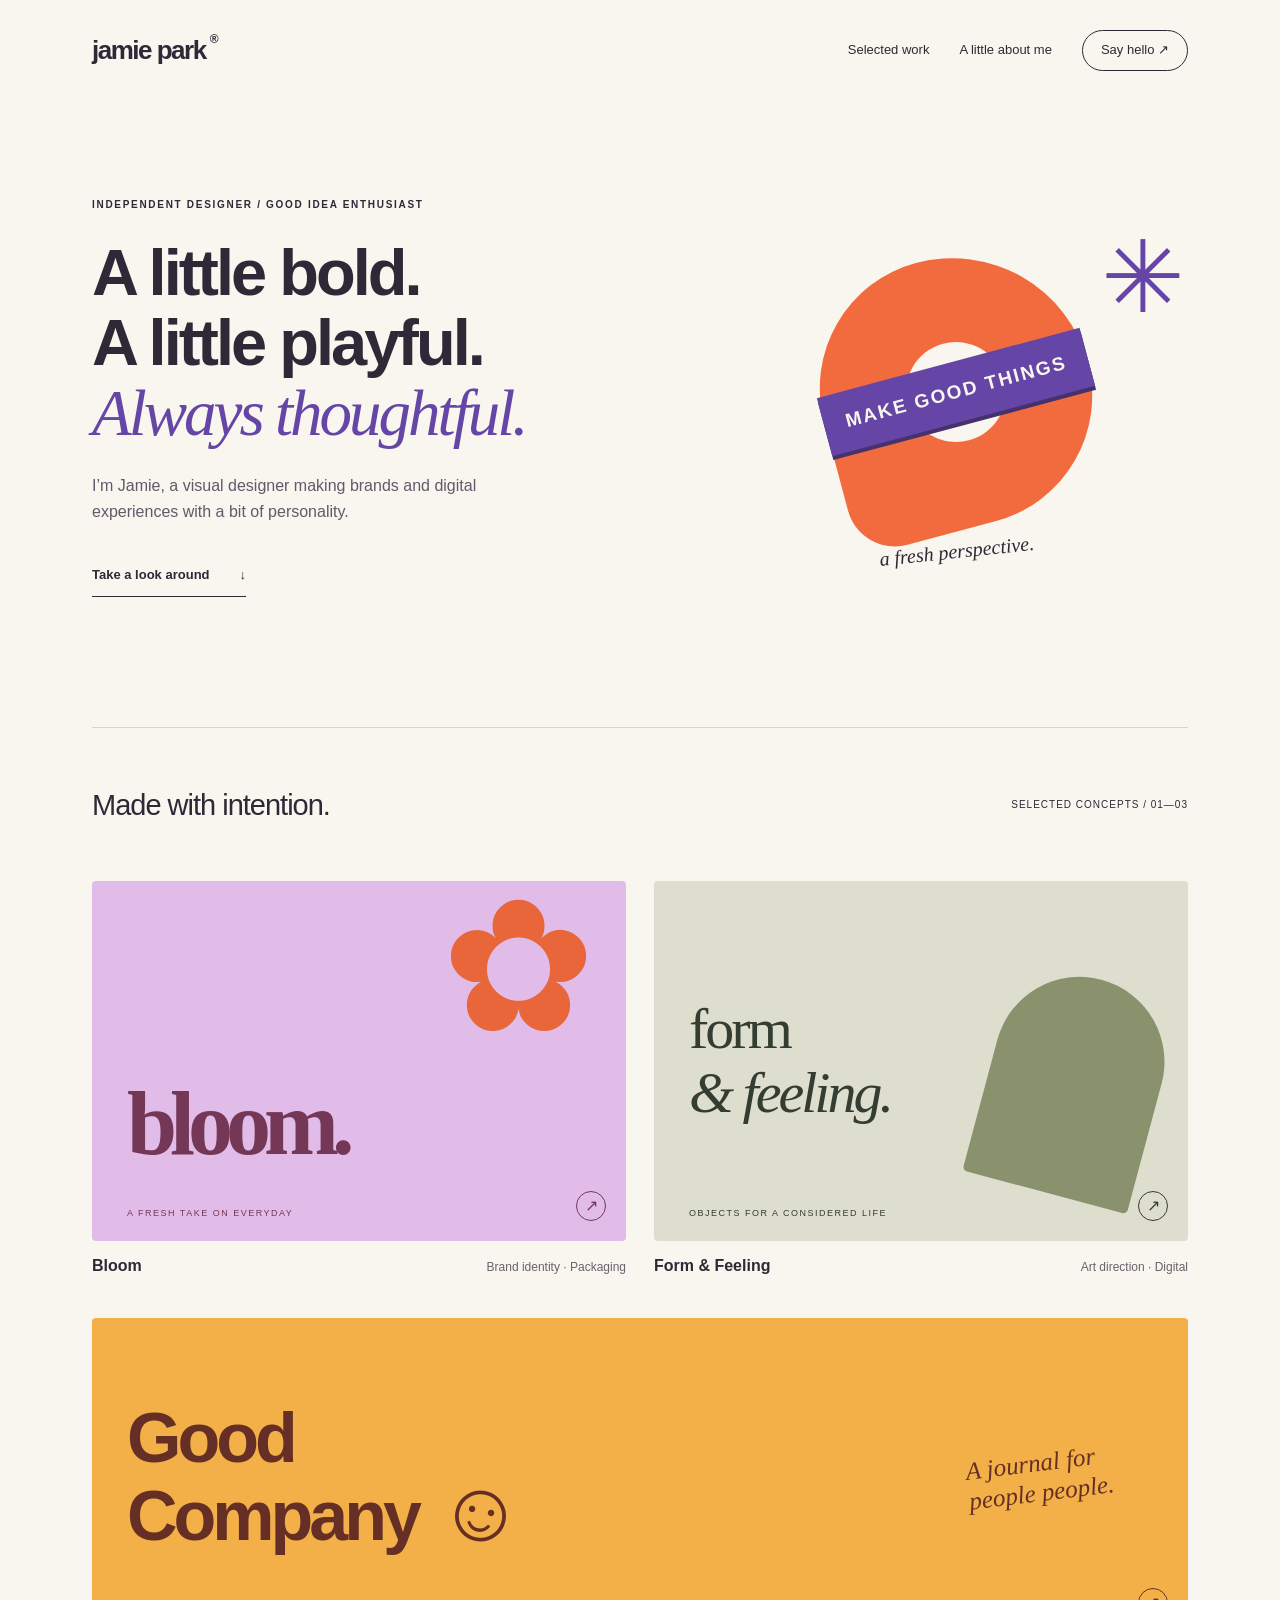
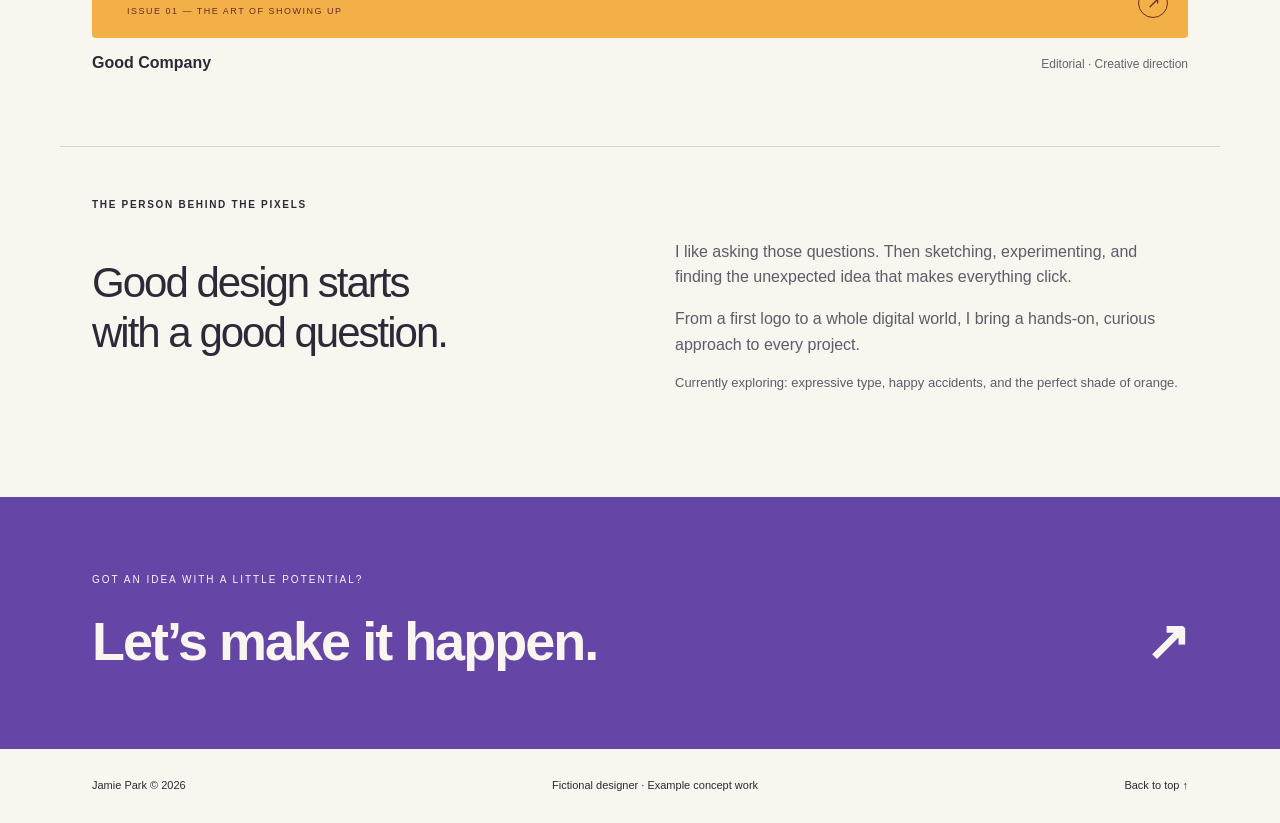
<file: designer/index.html>
<!doctype html>
<html lang="en">
<head>
  <meta charset="utf-8">
  <meta name="viewport" content="width=device-width, initial-scale=1">
  <meta name="description" content="An example portfolio for a visual designer.">
  <title>Jamie Park — Designer</title>
  <link rel="stylesheet" href="style.css">
  <script src="script.js" defer></script>
</head>
<body>
  <header class="wrap"><a class="logo" href="#">jamie park<span>®</span></a><nav aria-label="Main navigation"><a href="#work">Selected work</a><a href="#about">A little about me</a><a class="nav-contact" href="mailto:jamie@example.com">Say hello ↗</a></nav></header>
  <main>
    <section class="hero wrap"><div><p class="eyebrow">INDEPENDENT DESIGNER / GOOD IDEA ENTHUSIAST</p><h1>A little bold.<br>A little playful.<br><em>Always thoughtful.</em></h1><p class="intro">I’m Jamie, a visual designer making brands and digital experiences with a bit of personality.</p><a class="text-link" href="#work">Take a look around <span aria-hidden="true">↓</span></a></div><div class="hero-art" aria-hidden="true"><div class="orb"></div><div class="strip">MAKE GOOD THINGS</div><span class="spark">✳</span><span class="art-note">a fresh perspective.</span></div></section>
    <section id="work" class="work wrap"><div class="section-heading"><h2>Made with intention.</h2><span>SELECTED CONCEPTS / 01—03</span></div>
      <div class="projects">
        <article><button class="project-art bloom" data-project="bloom" aria-label="Read about Bloom brand identity"><span class="bloom-symbol" aria-hidden="true">✿</span><span class="bloom-word">bloom.</span><span class="art-label">A FRESH TAKE ON EVERYDAY</span><span class="project-arrow" aria-hidden="true">↗</span></button><div class="caption"><h3>Bloom</h3><span>Brand identity · Packaging</span></div></article>
        <article><button class="project-art form" data-project="form" aria-label="Read about Form digital experience"><span class="form-word">form<br><i>&amp; feeling.</i></span><span class="form-shape" aria-hidden="true"></span><span class="art-label">OBJECTS FOR A CONSIDERED LIFE</span><span class="project-arrow" aria-hidden="true">↗</span></button><div class="caption"><h3>Form &amp; Feeling</h3><span>Art direction · Digital</span></div></article>
        <article class="wide"><button class="project-art good" data-project="good" aria-label="Read about Good Company editorial design"><span class="good-word">Good<br>Company<span aria-hidden="true">☺</span></span><span class="good-note">A journal for<br>people people.</span><span class="art-label">ISSUE 01 — THE ART OF SHOWING UP</span><span class="project-arrow" aria-hidden="true">↗</span></button><div class="caption"><h3>Good Company</h3><span>Editorial · Creative direction</span></div></article>
      </div>
    </section>
    <section id="about" class="about wrap"><p class="eyebrow">THE PERSON BEHIND THE PIXELS</p><div><h2>Good design starts<br>with a good question.</h2><div><p>I like asking those questions. Then sketching, experimenting, and finding the unexpected idea that makes everything click.</p><p>From a first logo to a whole digital world, I bring a hands-on, curious approach to every project.</p><p class="small">Currently exploring: expressive type, happy accidents, and the perfect shade of orange.</p></div></div></section>
    <section class="contact"><div class="wrap"><p>GOT AN IDEA WITH A LITTLE POTENTIAL?</p><a href="mailto:jamie@example.com">Let’s make it happen. <span aria-hidden="true">↗</span></a></div></section>
  </main>
  <footer class="wrap"><span>Jamie Park © <span id="year">2026</span></span><span>Fictional designer · Example concept work</span><a href="#">Back to top ↑</a></footer>
  <dialog id="project-dialog" aria-labelledby="dialog-title"><button id="close-dialog" type="button" aria-label="Close project">✕</button><p class="eyebrow">CONCEPT PROJECT</p><h2 id="dialog-title"></h2><p id="dialog-description"></p><h3>The approach</h3><p id="dialog-approach"></p></dialog>
</body>
</html>
</file>
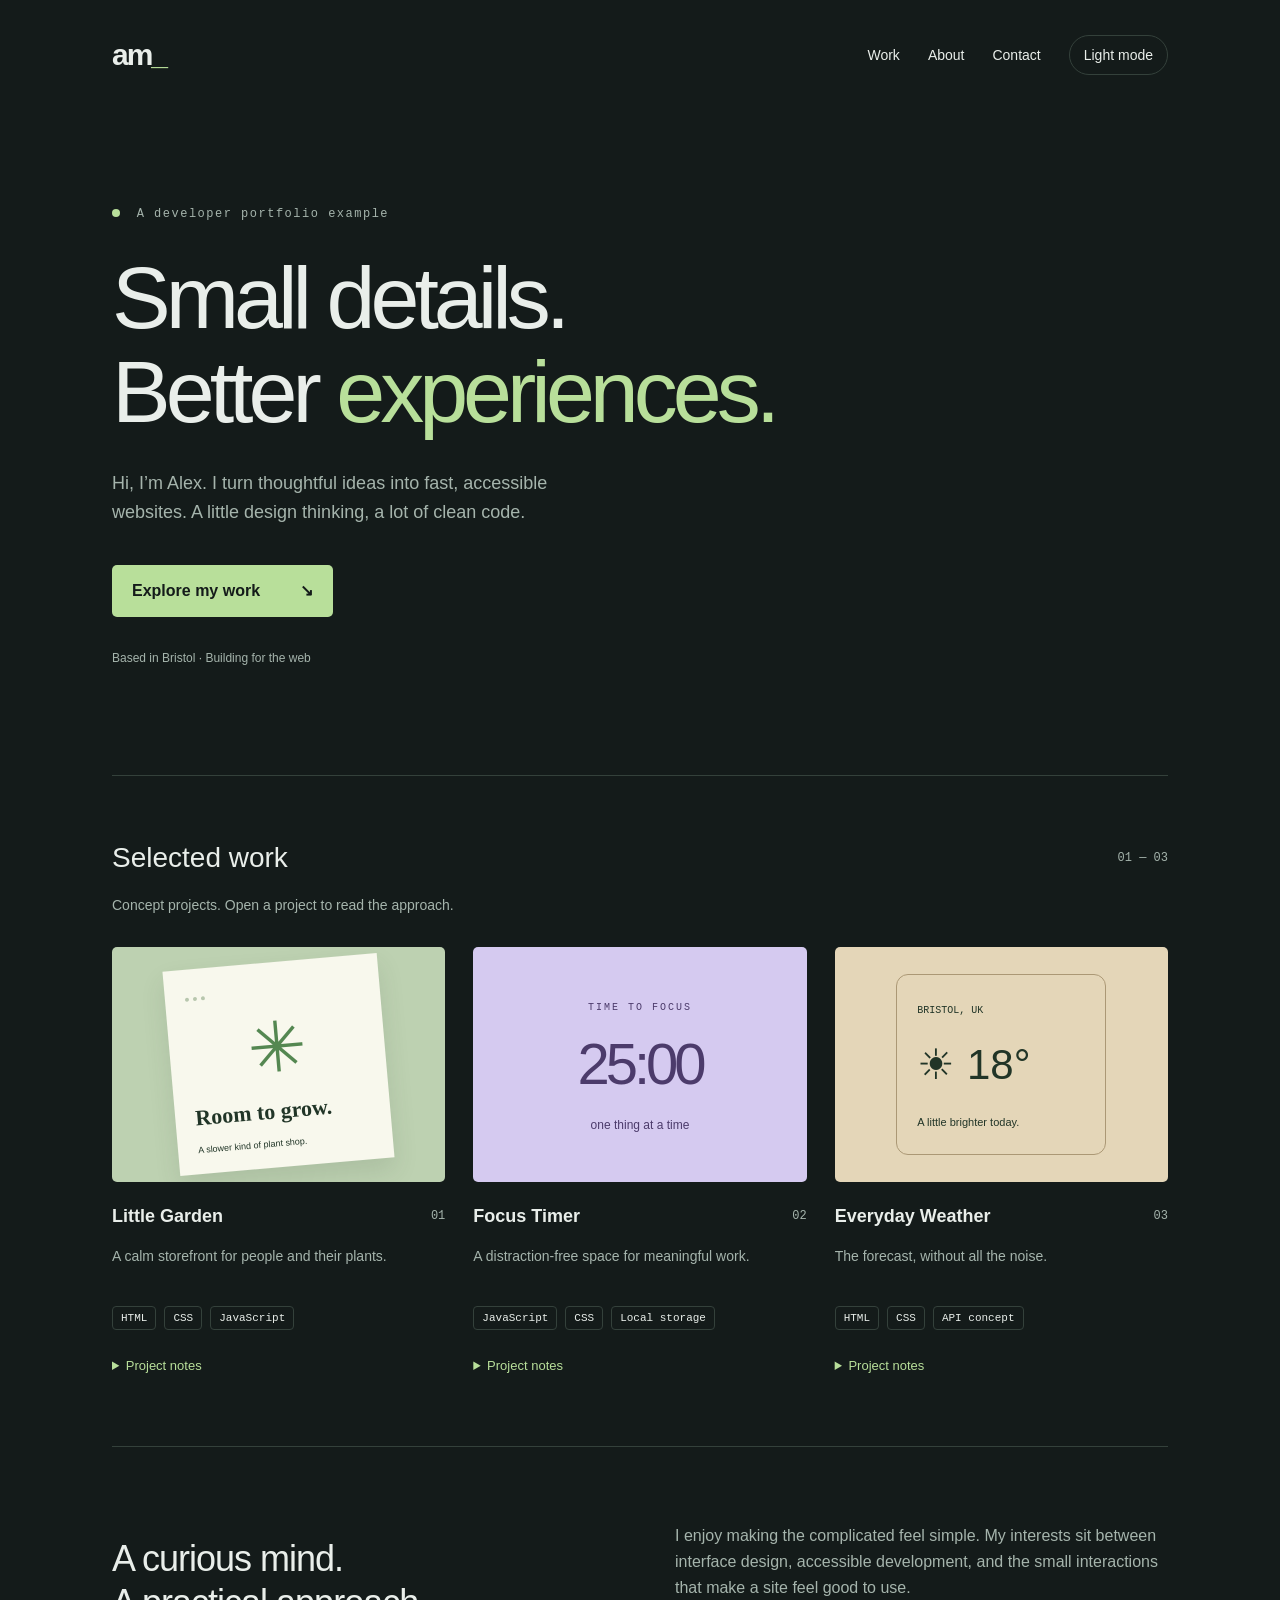
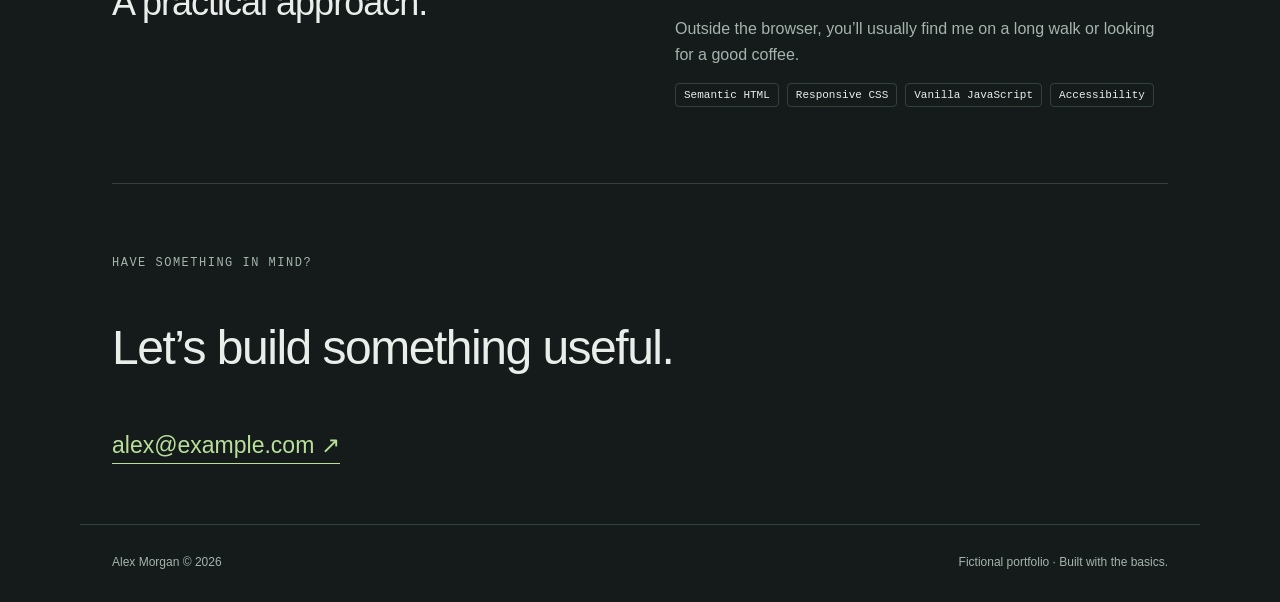
<file: developer/index.html>
<!doctype html>
<html lang="en">
<head>
  <meta charset="utf-8">
  <meta name="viewport" content="width=device-width, initial-scale=1">
  <meta name="description" content="An example portfolio for a frontend developer.">
  <title>Alex Morgan — Developer</title>
  <link rel="stylesheet" href="style.css">
  <script src="script.js" defer></script>
</head>
<body>
  <header class="wrap"><a class="logo" href="#">am<span>_</span></a><nav aria-label="Main navigation"><a href="#work">Work</a><a href="#about">About</a><a href="#contact">Contact</a><button id="theme-toggle" type="button" aria-pressed="false">Light mode</button></nav></header>
  <main class="wrap">
    <section class="hero">
      <p class="eyebrow"><span class="status"></span> A developer portfolio example</p>
      <h1>Small details.<br>Better <span>experiences.</span></h1>
      <p class="intro">Hi, I’m Alex. I turn thoughtful ideas into fast, accessible websites. A little design thinking, a lot of clean code.</p>
      <a class="button" href="#work">Explore my work <span aria-hidden="true">↘</span></a>
      <p class="location">Based in Bristol · Building for the web</p>
    </section>
    <section id="work" class="section">
      <div class="section-heading"><h2>Selected work</h2><span>01 — 03</span></div>
      <p class="section-note">Concept projects. Open a project to read the approach.</p>
      <div class="projects">
        <article><div class="preview garden" aria-hidden="true"><div class="mini-window"><i></i><i></i><i></i><div class="plant">✳</div><b>Room to grow.</b><small>A slower kind of plant shop.</small></div></div><div class="project-title"><h3>Little Garden</h3><span>01</span></div><p>A calm storefront for people and their plants.</p><ul class="tags" aria-label="Technologies"><li>HTML</li><li>CSS</li><li>JavaScript</li></ul><details><summary>Project notes</summary><p>A responsive shop concept with a flexible product grid, clear typography, and keyboard-friendly navigation. A good starting point for a small business website.</p></details></article>
        <article><div class="preview focus" aria-hidden="true"><div class="timer"><small>TIME TO FOCUS</small><strong>25:00</strong><span>one thing at a time</span></div></div><div class="project-title"><h3>Focus Timer</h3><span>02</span></div><p>A distraction-free space for meaningful work.</p><ul class="tags" aria-label="Technologies"><li>JavaScript</li><li>CSS</li><li>Local storage</li></ul><details><summary>Project notes</summary><p>A browser timer concept built around a single clear action. The design explores visible progress, useful defaults, and gentle feedback.</p></details></article>
        <article><div class="preview weather" aria-hidden="true"><div class="weather-widget"><small>BRISTOL, UK</small><div>☀ <strong>18°</strong></div><span>A little brighter today.</span></div></div><div class="project-title"><h3>Everyday Weather</h3><span>03</span></div><p>The forecast, without all the noise.</p><ul class="tags" aria-label="Technologies"><li>HTML</li><li>CSS</li><li>API concept</li></ul><details><summary>Project notes</summary><p>A weather interface concept that prioritizes the current conditions and a readable daily forecast. The preview is illustrative and does not use live weather data.</p></details></article>
      </div>
    </section>
    <section id="about" class="about section"><h2>A curious mind.<br>A practical approach.</h2><div><p>I enjoy making the complicated feel simple. My interests sit between interface design, accessible development, and the small interactions that make a site feel good to use.</p><p>Outside the browser, you’ll usually find me on a long walk or looking for a good coffee.</p><ul class="tags"><li>Semantic HTML</li><li>Responsive CSS</li><li>Vanilla JavaScript</li><li>Accessibility</li></ul></div></section>
    <section id="contact" class="contact section"><p class="eyebrow">HAVE SOMETHING IN MIND?</p><h2>Let’s build something useful.</h2><a href="mailto:alex@example.com">alex@example.com <span aria-hidden="true">↗</span></a></section>
  </main>
  <footer class="wrap"><span>Alex Morgan © <span id="year">2026</span></span><span>Fictional portfolio · Built with the basics.</span></footer>
</body>
</html>
</file>
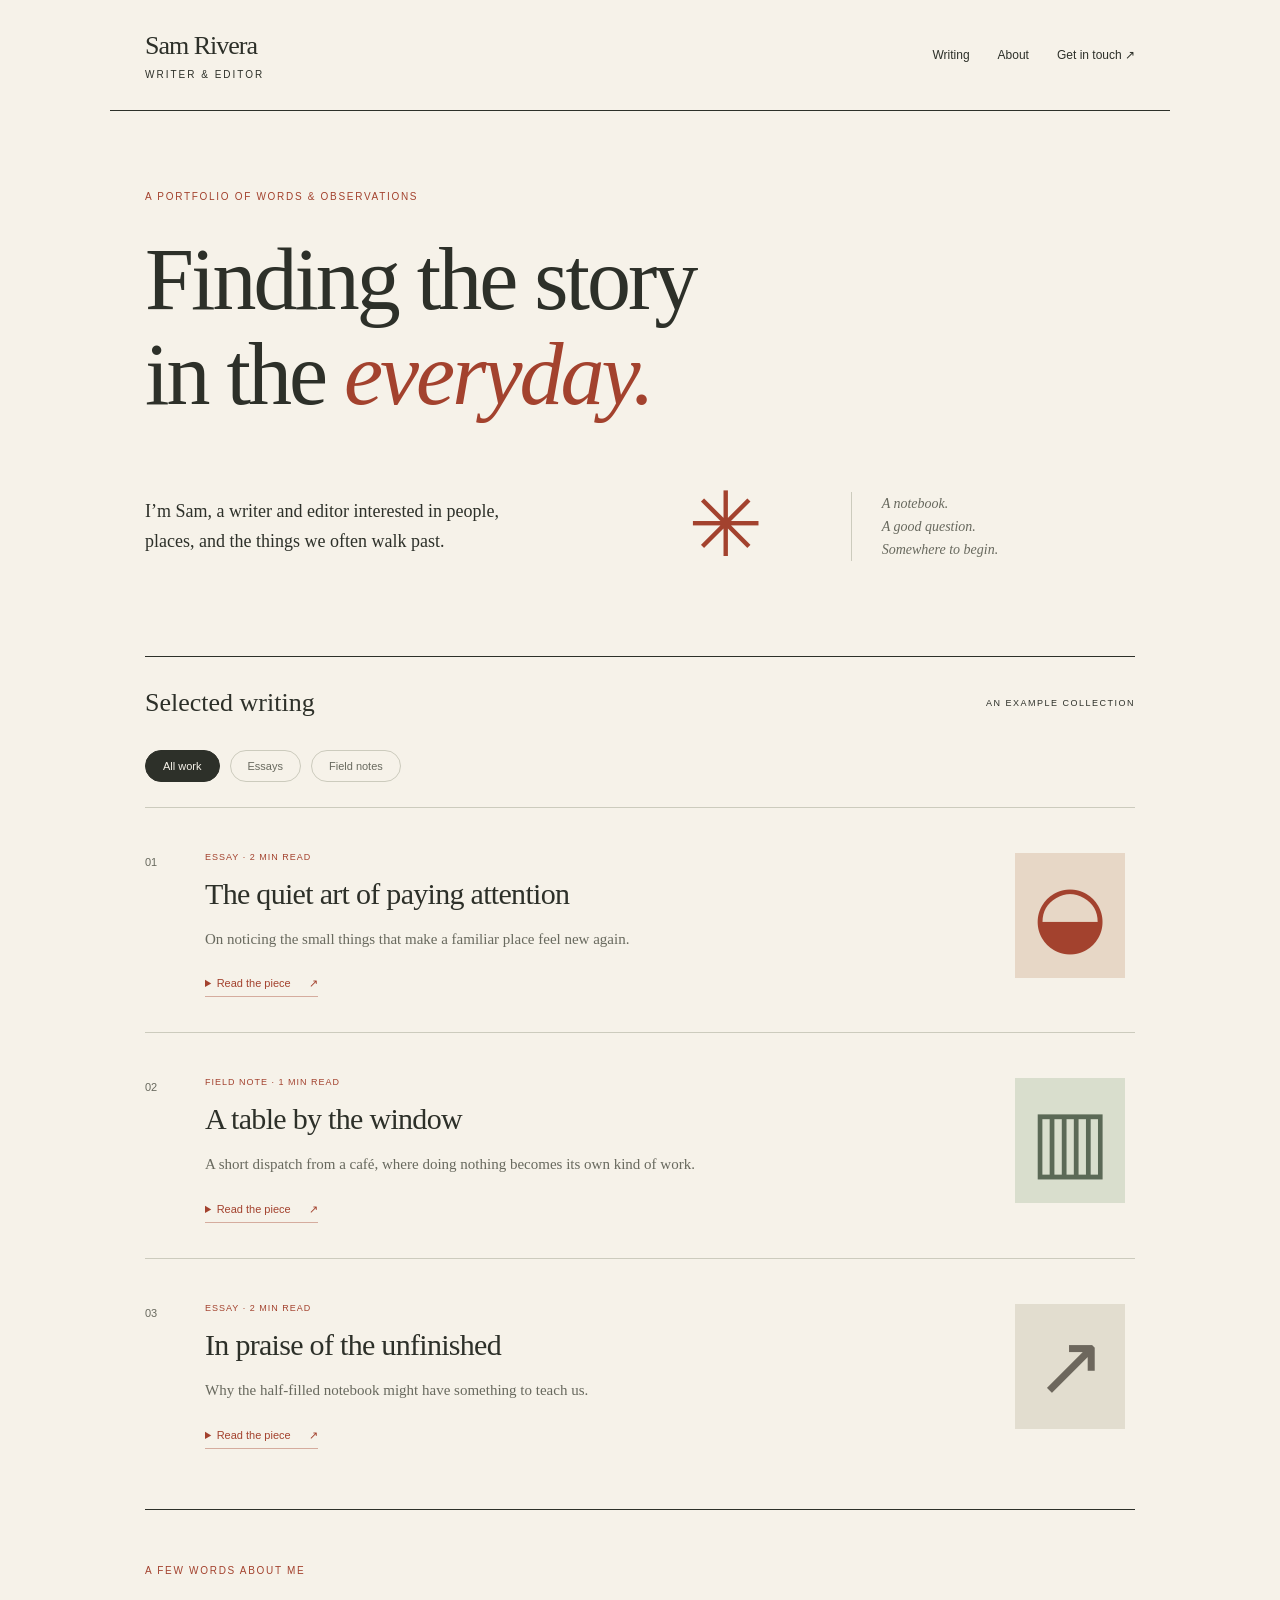
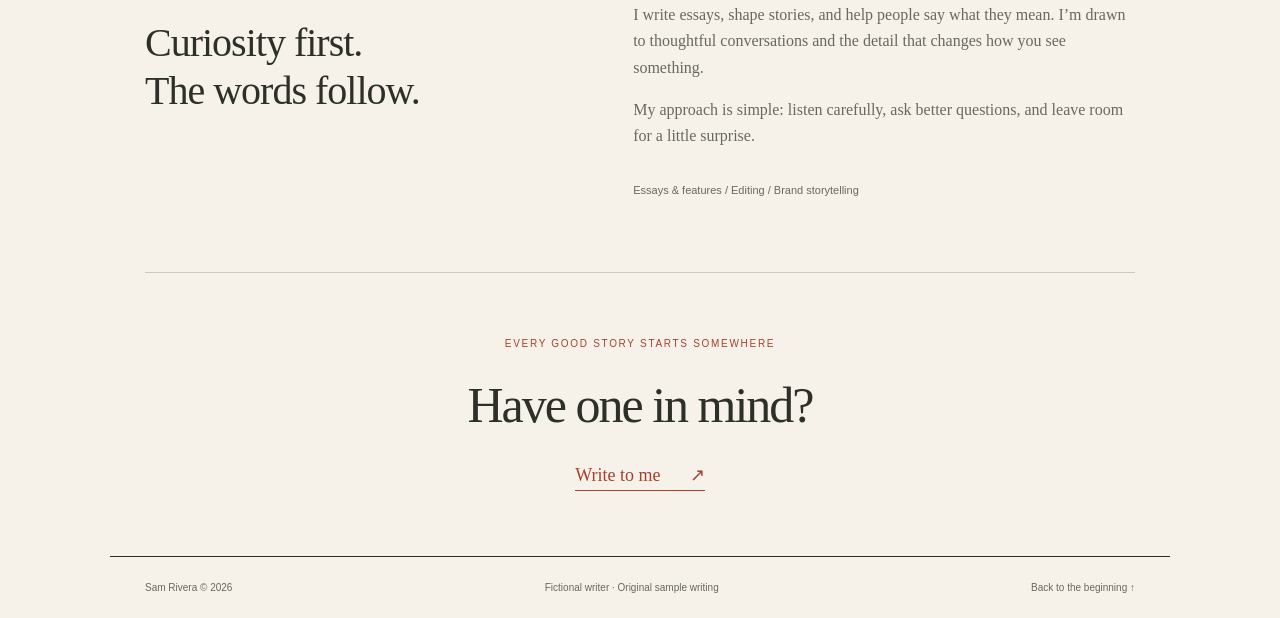
<file: writer/index.html>
<!doctype html>
<html lang="en">
<head>
  <meta charset="utf-8">
  <meta name="viewport" content="width=device-width, initial-scale=1">
  <meta name="description" content="An example portfolio for a writer and editor.">
  <title>Sam Rivera — Writer &amp; Editor</title>
  <link rel="stylesheet" href="style.css">
  <script src="script.js" defer></script>
</head>
<body>
  <header class="wrap"><a class="logo" href="#">Sam Rivera<span>Writer &amp; editor</span></a><nav aria-label="Main navigation"><a href="#writing">Writing</a><a href="#about">About</a><a href="mailto:sam@example.com">Get in touch ↗</a></nav></header>
  <main class="wrap">
    <section class="hero"><p class="eyebrow">A PORTFOLIO OF WORDS &amp; OBSERVATIONS</p><h1>Finding the story<br>in the <em>everyday.</em></h1><div class="hero-bottom"><p>I’m Sam, a writer and editor interested in people, places, and the things we often walk past.</p><span class="asterisk" aria-hidden="true">✳</span><p class="aside">A notebook.<br>A good question.<br>Somewhere to begin.</p></div></section>
    <section id="writing" class="writing"><div class="section-heading"><h2>Selected writing</h2><span>AN EXAMPLE COLLECTION</span></div><div class="filters" role="group" aria-label="Filter writing"><button type="button" data-filter="all" aria-pressed="true">All work</button><button type="button" data-filter="essay" aria-pressed="false">Essays</button><button type="button" data-filter="note" aria-pressed="false">Field notes</button></div><p id="result-count" class="sr-only" role="status">Showing 3 pieces.</p>
      <article class="piece" data-category="essay"><span class="number">01</span><div><p class="meta">ESSAY · 2 MIN READ</p><h3>The quiet art of paying attention</h3><p class="excerpt">On noticing the small things that make a familiar place feel new again.</p><details><summary>Read the piece <span aria-hidden="true">↗</span></summary><div class="prose"><p>For a week, I took the same walk without headphones. Nothing remarkable happened. The bakery opened at seven. A blue bicycle stayed chained to the same railing. A woman watered the pots outside her door.</p><p>By Thursday, I knew which window caught the morning light. By Friday, I noticed the bicycle was gone. Attention had made a map that directions never could.</p><p>We tend to think of discovery as something that happens far away. Sometimes it is simply a familiar street, met with a little more patience.</p></div></details></div><span class="piece-mark mark-one" aria-hidden="true">◒</span></article>
      <article class="piece" data-category="note"><span class="number">02</span><div><p class="meta">FIELD NOTE · 1 MIN READ</p><h3>A table by the window</h3><p class="excerpt">A short dispatch from a café, where doing nothing becomes its own kind of work.</p><details><summary>Read the piece <span aria-hidden="true">↗</span></summary><div class="prose"><p>The table wobbles. Someone has folded a receipt beneath one leg, an act of engineering so small that no one remembers who did it.</p><p>At the next table, two friends are sharing a story I can only hear in laughter. Outside, the rain has convinced everyone to slow down.</p><p>I came here to write something. Instead, I wrote this down: a place can be ordinary and still be exactly where you need to be.</p></div></details></div><span class="piece-mark mark-two" aria-hidden="true">▥</span></article>
      <article class="piece" data-category="essay"><span class="number">03</span><div><p class="meta">ESSAY · 2 MIN READ</p><h3>In praise of the unfinished</h3><p class="excerpt">Why the half-filled notebook might have something to teach us.</p><details><summary>Read the piece <span aria-hidden="true">↗</span></summary><div class="prose"><p>There are three unfinished notebooks on my shelf. One begins with a plan, one with a list, and one with a sentence I no longer understand.</p><p>I used to find this embarrassing. Now I see them as records of curiosity. Each began because something felt worth noticing, even if I did not yet know what to do with it.</p><p>Not every idea needs to become a finished thing. Some are useful because they get us to the next question. There is room on the shelf for that, too.</p></div></details></div><span class="piece-mark mark-three" aria-hidden="true">↗</span></article>
    </section>
    <section id="about" class="about"><p class="eyebrow">A FEW WORDS ABOUT ME</p><div><h2>Curiosity first.<br>The words follow.</h2><div><p>I write essays, shape stories, and help people say what they mean. I’m drawn to thoughtful conversations and the detail that changes how you see something.</p><p>My approach is simple: listen carefully, ask better questions, and leave room for a little surprise.</p><p class="services">Essays &amp; features / Editing / Brand storytelling</p></div></div></section>
    <section class="contact"><p class="eyebrow">EVERY GOOD STORY STARTS SOMEWHERE</p><h2>Have one in mind?</h2><a href="mailto:sam@example.com">Write to me <span aria-hidden="true">↗</span></a></section>
  </main>
  <footer class="wrap"><span>Sam Rivera © <span id="year">2026</span></span><span>Fictional writer · Original sample writing</span><a href="#">Back to the beginning ↑</a></footer>
</body>
</html>
</file>
<file: designer/style.css>
:root{--paper:#f9f5ef;--ink:#2f2837;--orange:#f16b3e;--purple:#6546a6}*{box-sizing:border-box}html{scroll-behavior:smooth;scroll-padding-top:30px}body{margin:0;background:var(--paper);color:var(--ink);font-family:Arial,Helvetica,sans-serif;line-height:1.6}a{color:inherit;text-decoration:none}button{font:inherit;cursor:pointer}a:focus-visible,button:focus-visible{outline:3px solid var(--purple);outline-offset:5px}.wrap{max-width:1160px;padding-inline:32px;margin:auto}header{display:flex;align-items:center;justify-content:space-between;gap:24px;padding-block:30px}.logo{font-weight:800;font-size:26px;letter-spacing:-1.5px}.logo span{font-size:12px;vertical-align:top;margin-left:4px}nav{display:flex;gap:30px;align-items:center;font-size:13px}.nav-contact{border:1px solid var(--ink);padding:9px 18px;border-radius:30px}.hero{display:grid;grid-template-columns:1.3fr 1fr;gap:30px;align-items:center;padding-block:85px 100px}.eyebrow{font-size:10px;letter-spacing:1.7px;font-weight:600}h1{font-size:clamp(40px,5.2vw,65px);letter-spacing:-3px;line-height:1.08;margin:25px 0}h1 em{font-family:Georgia,serif;font-weight:400;color:var(--purple)}.intro{max-width:400px;font-size:16px;color:#62596a}.text-link{display:inline-flex;gap:30px;font-size:13px;font-weight:bold;border-bottom:1px solid;padding:10px 0;margin-top:15px}.hero-art{height:350px;position:relative;display:grid;place-items:center}.orb{width:270px;height:270px;background:var(--orange);border-radius:48% 52% 48% 18%;transform:rotate(-15deg)}.orb:after{content:"";position:absolute;background:var(--paper);width:100px;height:100px;border-radius:50%;top:85px;left:85px}.strip{position:absolute;transform:rotate(-15deg);background:var(--purple);color:var(--paper);padding:15px 22px;font-size:19px;font-weight:800;letter-spacing:2px;box-shadow:0 4px 0 #45316c}.spark{position:absolute;right:3px;top:-20px;font-size:100px;color:var(--purple)}.art-note{position:absolute;bottom:0;font-family:Georgia,serif;font-style:italic;transform:rotate(-6deg);font-size:20px}.work{padding-block:30px 70px}.section-heading{display:flex;justify-content:space-between;gap:20px;align-items:center;margin-bottom:28px;border-top:1px solid #d9d1d5;padding-top:30px}.section-heading h2{font-size:29px;letter-spacing:-1px;font-weight:500}.section-heading>span{font-size:10px;letter-spacing:1px}.projects{display:grid;grid-template-columns:1fr 1fr;gap:40px 28px}.project-art{position:relative;width:100%;border:0;overflow:hidden;height:360px;border-radius:4px;text-align:left;padding:35px;transition:transform .2s}.project-art:hover{transform:translateY(-5px)}.bloom{background:#e2bce8;color:#743756}.bloom-symbol{font-size:185px;position:absolute;right:30px;top:-15px;line-height:1.1;color:#e86639}.bloom-word{font-family:Georgia,serif;font-weight:bold;font-size:90px;letter-spacing:-7px;position:absolute;bottom:45px}.art-label{position:absolute;bottom:20px;left:35px;font-size:9px;letter-spacing:1.5px}.project-arrow{position:absolute;right:20px;bottom:20px;border:1px solid currentColor;width:30px;height:30px;border-radius:50%;display:grid;place-items:center}.form{background:#dedecf;color:#343d31}.form-word{position:relative;z-index:1;font-family:Georgia,serif;font-size:58px;line-height:1.1;letter-spacing:-3px}.form-word i{font-weight:400}.form-shape{position:absolute;right:30px;bottom:45px;width:170px;height:220px;border-radius:90px 90px 5px 5px;background:#89926d;transform:rotate(15deg)}.caption{display:flex;justify-content:space-between;gap:16px;align-items:baseline;margin-top:12px}.caption h3{font-size:16px;margin:0}.caption>span{font-size:12px;color:#6a626c}.wide{grid-column:1/-1}.good{background:#f3b048;color:#652f25;height:320px;display:flex;align-items:center}.good-word{font-size:70px;font-weight:800;line-height:.95;letter-spacing:-4px}.good-word>span{display:inline-block;margin-left:20px;font-size:85px;transform:rotate(12deg)}.good-note{font-family:Georgia,serif;font-size:25px;font-style:italic;line-height:1.2;margin-left:auto;margin-right:40px;transform:rotate(-7deg)}.about{padding-block:40px 90px;border-top:1px solid #d9d1d5}.about>div{display:grid;grid-template-columns:1fr 1fr;gap:70px}.about h2{font-size:42px;font-weight:500;letter-spacing:-2px;line-height:1.2}.about p{color:#62596a}.about .eyebrow{color:var(--ink)}.small{font-size:13px}.contact{background:var(--purple);color:var(--paper);padding-block:65px}.contact p{font-size:10px;letter-spacing:2px}.contact a{display:flex;justify-content:space-between;gap:20px;font-size:clamp(28px,4.5vw,54px);letter-spacing:-2px;font-weight:600}footer{display:flex;justify-content:space-between;gap:20px;padding-block:28px;font-size:11px}dialog{max-width:550px;width:calc(100% - 40px);border:0;border-radius:12px;padding:40px;background:var(--paper);color:var(--ink)}dialog::backdrop{background:#231b36b8}dialog h2{font-size:36px;letter-spacing:-1px;margin-block:20px}dialog p{color:#62596a}#close-dialog{float:right;background:none;border:1px solid #bcb3c3;border-radius:50%;width:32px;height:32px;color:var(--ink)}@media(max-width:760px){.wrap{padding-inline:22px}header{align-items:flex-start}nav{gap:12px;flex-wrap:wrap;justify-content:flex-end;font-size:11px}.logo{white-space:nowrap;font-size:23px}.nav-contact{padding:3px 10px}.hero{grid-template-columns:1fr;padding-block:45px;gap:25px}h1{font-size:48px;letter-spacing:-2.5px}.hero-art{height:300px;max-width:350px;width:100%;margin:auto}.orb{height:230px;width:230px}.orb:after{top:75px;left:75px;width:80px;height:80px}.spark{font-size:80px;top:0}.section-heading{align-items:flex-start;flex-direction:column;gap:0}.section-heading h2{margin-bottom:8px}.projects{grid-template-columns:1fr}.wide{grid-column:auto}.project-art{height:320px}.caption{align-items:flex-start;flex-direction:column;gap:2px}.good-word{font-size:54px}.good-word>span{font-size:48px;margin-left:8px}.good-note{display:none}.about>div{grid-template-columns:1fr;gap:0}.about h2{font-size:36px}.about{padding-bottom:45px}footer{flex-wrap:wrap}dialog{padding:28px}}@media(prefers-reduced-motion:reduce){html{scroll-behavior:auto}.project-art{transition:none}}
</file>
<file: developer/style.css>
:root{color-scheme:dark;--bg:#141b1a;--text:#e9eeea;--muted:#a5b4ac;--line:#34413b;--accent:#b8df9a;--panel:#1b2521}*{box-sizing:border-box}html{scroll-behavior:smooth;scroll-padding-top:30px}body{margin:0;background:var(--bg);color:var(--text);font-family:Arial,Helvetica,sans-serif;line-height:1.6}body.light{color-scheme:light;--bg:#f4f6f0;--text:#1c2921;--muted:#516057;--line:#ccd4c9;--accent:#386b25;--panel:#e8eee3}a{color:inherit;text-decoration:none}button{font:inherit;cursor:pointer}a:focus-visible,button:focus-visible,summary:focus-visible{outline:3px solid var(--accent);outline-offset:5px}.wrap{max-width:1120px;margin:auto;padding-inline:32px}header{height:110px;display:flex;align-items:center;justify-content:space-between;gap:24px}.logo{font-size:30px;font-weight:800;letter-spacing:-2px}.logo span{color:var(--accent)}nav{display:flex;align-items:center;gap:28px;font-size:14px}nav a:hover{color:var(--accent)}nav button{background:transparent;border:1px solid var(--line);border-radius:30px;color:var(--text);padding:8px 14px}.hero{padding:85px 0 95px;max-width:900px}.eyebrow{font:12px monospace;letter-spacing:1.5px;color:var(--muted)}.status{display:inline-block;width:8px;height:8px;margin-right:8px;background:var(--accent);border-radius:50%}h1{font-size:clamp(48px,7.5vw,88px);letter-spacing:-5px;line-height:1.07;font-weight:500;margin:30px 0}h1 span{color:var(--accent)}.intro{max-width:510px;font-size:18px;color:var(--muted)}.button{display:inline-flex;gap:40px;background:var(--accent);color:var(--bg);padding:13px 20px;border-radius:5px;margin-top:20px;font-weight:bold}.location{font-size:12px;color:var(--muted);margin-top:32px}.section{padding:60px 0;border-top:1px solid var(--line)}.section-heading,.project-title{display:flex;justify-content:space-between;align-items:center;gap:16px}.section-heading h2{font-size:28px;font-weight:500;margin:0}.section-heading>span,.project-title>span{font:12px monospace;color:var(--muted)}.section-note{font-size:14px;color:var(--muted);margin-bottom:30px}.projects{display:grid;grid-template-columns:repeat(3,1fr);gap:28px}.preview{height:235px;border-radius:5px;display:flex;justify-content:center;align-items:center;padding:25px;color:#213527;overflow:hidden}.garden{background:#bdd1b1}.mini-window{background:#f8f8ed;padding:14px 20px;transform:rotate(-5deg);width:215px;box-shadow:0 12px 25px #344b3820}.mini-window i{display:inline-block;background:#b8c7ae;border-radius:50%;width:4px;height:4px;margin-right:4px}.plant{font-size:70px;text-align:center;line-height:1.3;color:#548751}.mini-window b{display:block;font-family:Georgia,serif;font-size:22px}.mini-window small{font-size:9px}.focus{background:#d5caf0}.timer{text-align:center;color:#4c3b6b}.timer small{font:10px monospace;letter-spacing:2px}.timer strong{display:block;font-size:58px;font-weight:400;letter-spacing:-4px}.timer span{font-size:12px}.weather{background:#e4d6b8}.weather-widget{width:210px;border:1px solid #ab9875;border-radius:12px;padding:20px}.weather-widget small{font:10px monospace}.weather-widget div{font-size:42px;margin:10px 0}.weather-widget strong{font-weight:400}.weather-widget span{font-size:11px}.project-title h3{font-size:18px;margin:20px 0 0}.project-title>span{margin-top:20px}article>p{font-size:14px;color:var(--muted);min-height:45px}.tags{display:flex;flex-wrap:wrap;list-style:none;gap:8px;padding:0}.tags li{font:11px monospace;border:1px solid var(--line);padding:5px 8px;border-radius:4px}summary{cursor:pointer;font-size:13px;color:var(--accent);padding:10px 0}details p{font-size:14px;color:var(--muted)}.about{display:grid;grid-template-columns:1fr 1fr;gap:70px}.about h2{font-size:36px;letter-spacing:-1px;font-weight:500;line-height:1.2}.about p{color:var(--muted)}.contact h2{font-size:clamp(30px,4vw,48px);font-weight:500;letter-spacing:-1.5px}.contact>a{font-size:23px;color:var(--accent);border-bottom:1px solid var(--accent);padding-bottom:5px}footer{display:flex;justify-content:space-between;gap:20px;border-top:1px solid var(--line);padding-block:28px;font-size:12px;color:var(--muted)}@media(max-width:750px){.wrap{padding-inline:22px}header{height:auto;padding-block:22px;align-items:flex-start}nav{gap:14px;flex-wrap:wrap;justify-content:flex-end;font-size:12px}nav button{padding:4px 9px}.hero{padding:60px 0}h1{letter-spacing:-2.5px}.projects{grid-template-columns:1fr}.preview{height:270px}article>p{min-height:0}.about{grid-template-columns:1fr;gap:5px}.section{padding-block:40px}footer{flex-direction:column;gap:4px}}@media(prefers-reduced-motion:reduce){html{scroll-behavior:auto}}
</file>
<file: writer/style.css>
:root{--paper:#f6f2e9;--ink:#2d3029;--muted:#68695e;--red:#a3422e;--line:#cccbbd}*{box-sizing:border-box}html{scroll-behavior:smooth;scroll-padding-top:25px}body{margin:0;background:var(--paper);color:var(--ink);font-family:Georgia,'Times New Roman',serif;line-height:1.65}a{color:inherit;text-decoration:none}a:focus-visible,button:focus-visible,summary:focus-visible{outline:2px solid var(--red);outline-offset:5px}.wrap{max-width:1060px;padding-inline:35px;margin:auto}header{display:flex;align-items:center;justify-content:space-between;gap:24px;padding-block:30px;border-bottom:1px solid var(--ink)}.logo{font-size:26px;letter-spacing:-1px;line-height:1.2}.logo span{display:block;font:10px Arial,sans-serif;text-transform:uppercase;letter-spacing:2px;margin-top:8px}nav{display:flex;gap:28px;font:12px Arial,sans-serif}.hero{padding:70px 0 55px}.eyebrow,.meta{font:10px Arial,sans-serif;letter-spacing:1.7px}.eyebrow{color:var(--red)}h1{font-size:clamp(52px,7.5vw,88px);line-height:1.08;font-weight:400;letter-spacing:-3px;margin:30px 0}h1 em{color:var(--red);font-weight:400}.hero-bottom{display:grid;grid-template-columns:1.6fr .6fr 1fr;align-items:center;gap:40px}.hero-bottom>p:first-child{font-size:18px;max-width:360px}.asterisk{color:var(--red);font-size:90px;text-align:center}.aside{font-size:14px;font-style:italic;color:var(--muted);border-left:1px solid var(--line);padding-left:30px}.writing{border-top:1px solid var(--ink);padding-top:25px}.section-heading{display:flex;justify-content:space-between;align-items:center;gap:20px}.section-heading h2{font-size:26px;font-weight:400;margin:0}.section-heading>span{font:9px Arial,sans-serif;letter-spacing:1.5px}.filters{display:flex;gap:10px;margin-block:25px}.filters button{border:1px solid var(--line);background:transparent;border-radius:20px;color:var(--muted);font:11px Arial,sans-serif;padding:9px 17px;cursor:pointer}.filters button[aria-pressed=true]{background:var(--ink);border-color:var(--ink);color:var(--paper)}.piece{display:grid;grid-template-columns:35px 1fr 120px;gap:25px;padding:35px 0;border-top:1px solid var(--line)}.piece[hidden]{display:none}.number{font:11px Arial,sans-serif;color:var(--muted);padding-top:13px}.meta{color:var(--red);font-size:9px;letter-spacing:1px}.piece h3{font-size:30px;font-weight:400;letter-spacing:-.7px;line-height:1.2;margin:14px 0}.excerpt{font-size:15px;color:var(--muted);margin-bottom:20px}.piece-mark{width:110px;height:125px;display:grid;place-items:center;font-size:85px;line-height:1;margin-top:10px}.mark-one{color:#a3422e;background:#e7d7c6}.mark-two{color:#5b6956;background:#d9decd}.mark-three{color:#6d675d;background:#e2ddcf}summary{cursor:pointer;width:fit-content;font:11px Arial,sans-serif;color:var(--red);padding:6px 0;border-bottom:1px solid #a3422e66}summary span{margin-left:15px}.prose{font-size:17px;max-width:600px;margin-top:25px;padding-left:20px;border-left:2px solid var(--line)}.about{border-top:1px solid var(--ink);padding-block:45px 60px;margin-top:25px}.about>div{display:grid;grid-template-columns:1fr 1.2fr;gap:70px}.about h2{font-weight:400;font-size:40px;line-height:1.2;letter-spacing:-1px}.about p{color:var(--muted)}.about .eyebrow{color:var(--red)}.services{font:11px Arial,sans-serif;line-height:1.8;padding-top:15px}.contact{text-align:center;padding:55px 20px 65px;border-top:1px solid var(--line)}.contact h2{font-size:50px;font-weight:400;letter-spacing:-2px;margin:15px 0}.contact a{color:var(--red);font-size:18px;border-bottom:1px solid;padding-bottom:5px}.contact a span{margin-left:25px}footer{display:flex;justify-content:space-between;gap:20px;border-top:1px solid var(--ink);padding-block:25px;font:10px Arial,sans-serif;color:var(--muted)}.sr-only{position:absolute;width:1px;height:1px;padding:0;margin:-1px;overflow:hidden;clip:rect(0,0,0,0);white-space:nowrap;border:0}@media(max-width:700px){.wrap{padding-inline:22px}header{align-items:flex-start}nav{gap:14px;font-size:11px;flex-wrap:wrap;justify-content:flex-end}.logo{font-size:23px;white-space:nowrap}.hero{padding-top:45px}h1{letter-spacing:-2px}.hero-bottom{grid-template-columns:1fr 75px;gap:15px}.asterisk{font-size:70px}.aside{display:none}.section-heading{align-items:flex-start;flex-direction:column;gap:10px}.piece{grid-template-columns:22px 1fr;gap:13px}.piece h3{font-size:27px}.piece-mark{display:none}.about>div{grid-template-columns:1fr;gap:0}.about h2{font-size:36px}.contact h2{font-size:42px}footer{flex-wrap:wrap;line-height:1.8}.filters{gap:7px}.filters button{padding-inline:14px}}@media(prefers-reduced-motion:reduce){html{scroll-behavior:auto}}
</file>
